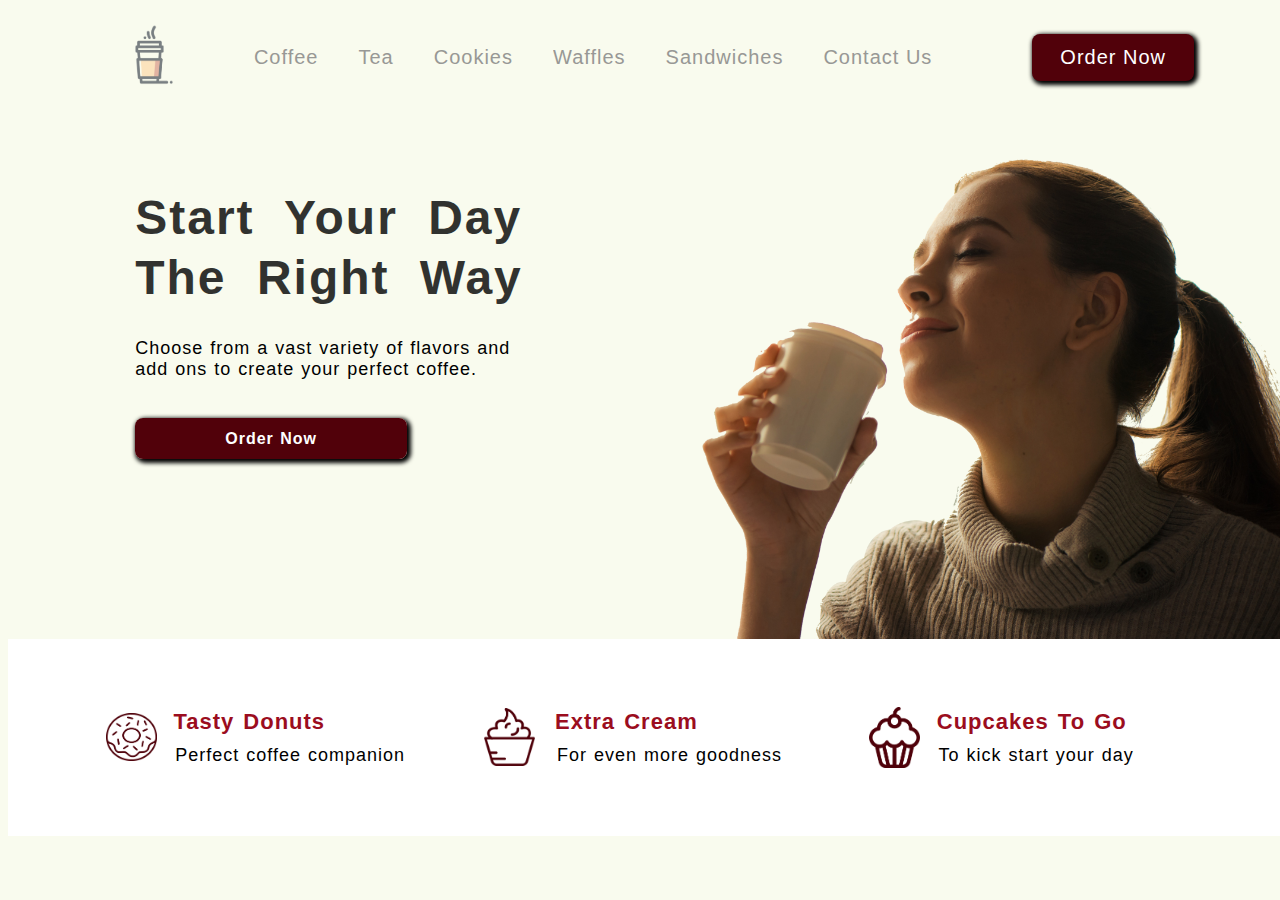
<file: index.html>
<!DOCTYPE html>
<html>
  <head>
    <meta charset="utf-8" />
    <title>Coffee Shop</title>
    <link rel="stylesheet" type="text/css" href="css/main.css" />
  </head>
  <body>
    <div id="wrapper">
      <div id="header">
        <div id="home">
          <a href="#"
            ><img src="assets/coffee.png" alt="Home Logo" width="3%" />
          </a>
        </div>
        <ul>
          <div id="navigation">
            <a href="internals/coffee.html"><li>coffee</li></a>
            <a href="internals/tea.html"><li>tea</li></a>
            <a href="internals/cookies.html"><li>cookies</li></a>
            <a href="internals/waffles.html"><li>waffles</li></a>
            <a href="internals/sandwiches.html"><li>sandwiches</li></a>
            <a href="internals/contact-us.html"><li>contact us</li></a>
            <a href="#"><li>order now</li></a>
          </div>
        </ul>
      </div>
      <div id="content">
        <h1>start your day</h1>
        <h1>the right way</h1>
        <p>
          Choose from a vast variety of flavors and <br />
          add ons to create your perfect coffee.
        </p>
        <a href="#">order now</a>
      </div>
    </div>
    <div id="footer">
      <dl>
        <dt>tasty donuts</dt>
        <dd>Perfect coffee companion</dd>
        <dt>extra cream</dt>
        <dd>For even more goodness</dd>
        <dt>cupcakes to go</dt>
        <dd>To kick start your day</dd>
      </dl>
    </div>
  </body>
</html>
</file>
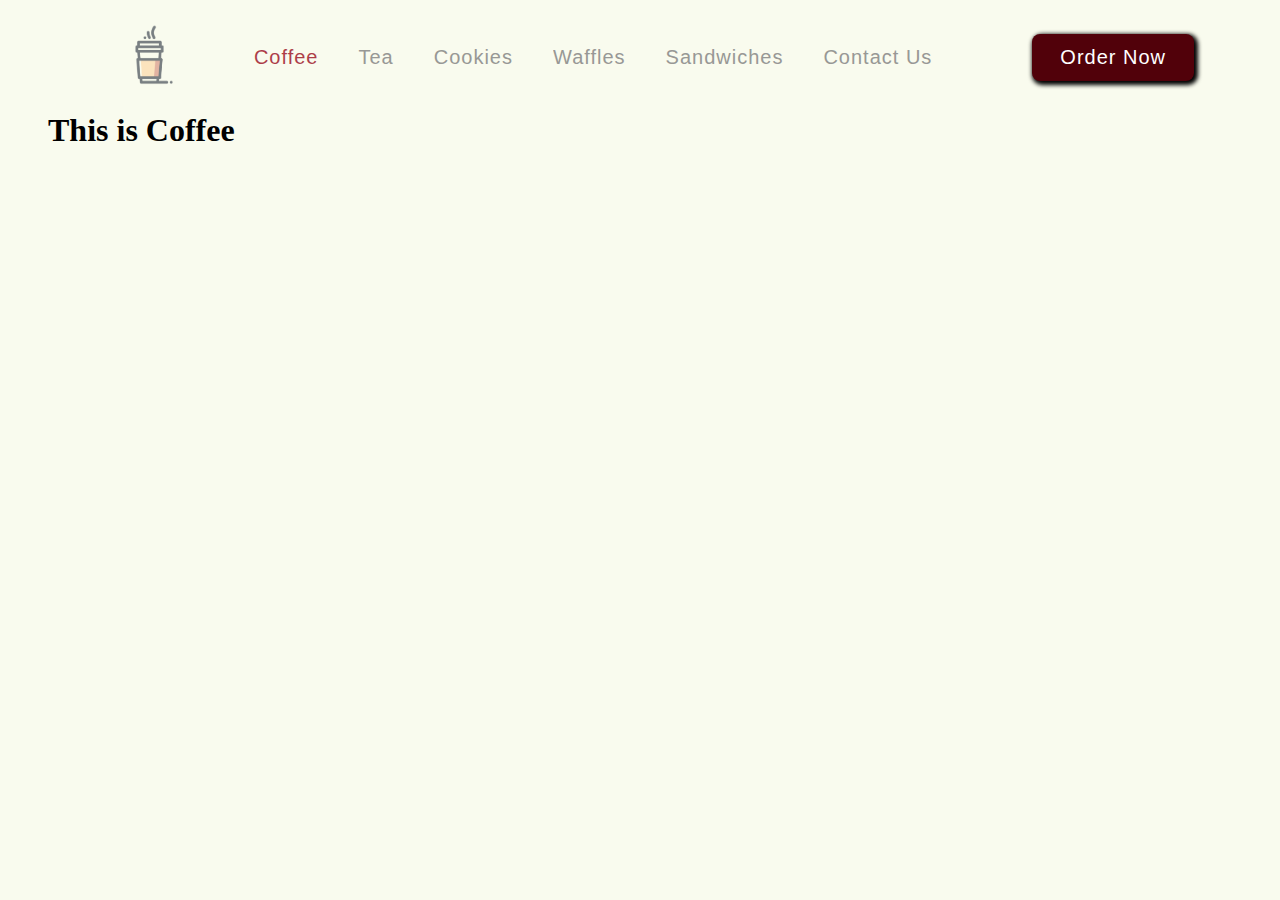
<file: internals/coffee.html>
<!DOCTYPE html>
<html>
  <head>
    <meta charset="utf-8" />
    <title>Coffee | Coffee Shop</title>
    <link rel="stylesheet" type="text/css" href="../css/main.css" />
  </head>
  <body>
    <div id="header">
      <div id="home">
        <a href="../index.html"
          ><img src="../assets/coffee.png" alt="Home Logo" width="3%" />
        </a>
      </div>
      <ul>
        <div id="navigation">
          <a href="coffee.html"><li class="current">coffee</li></a>
          <a href="tea.html"><li>tea</li></a>
          <a href="cookies.html"><li>cookies</li></a>
          <a href="waffles.html"><li>waffles</li></a>
          <a href="sandwiches.html"><li>sandwiches</li></a>
          <a href="contact-us.html"><li>contact us</li></a>
          <a href="#"><li>order now</li></a>
        </div>
        <div id="fill">
          <h1>This is Coffee</h1>
        </div>
      </ul>
    </div>
  </body>
</html>
</file>
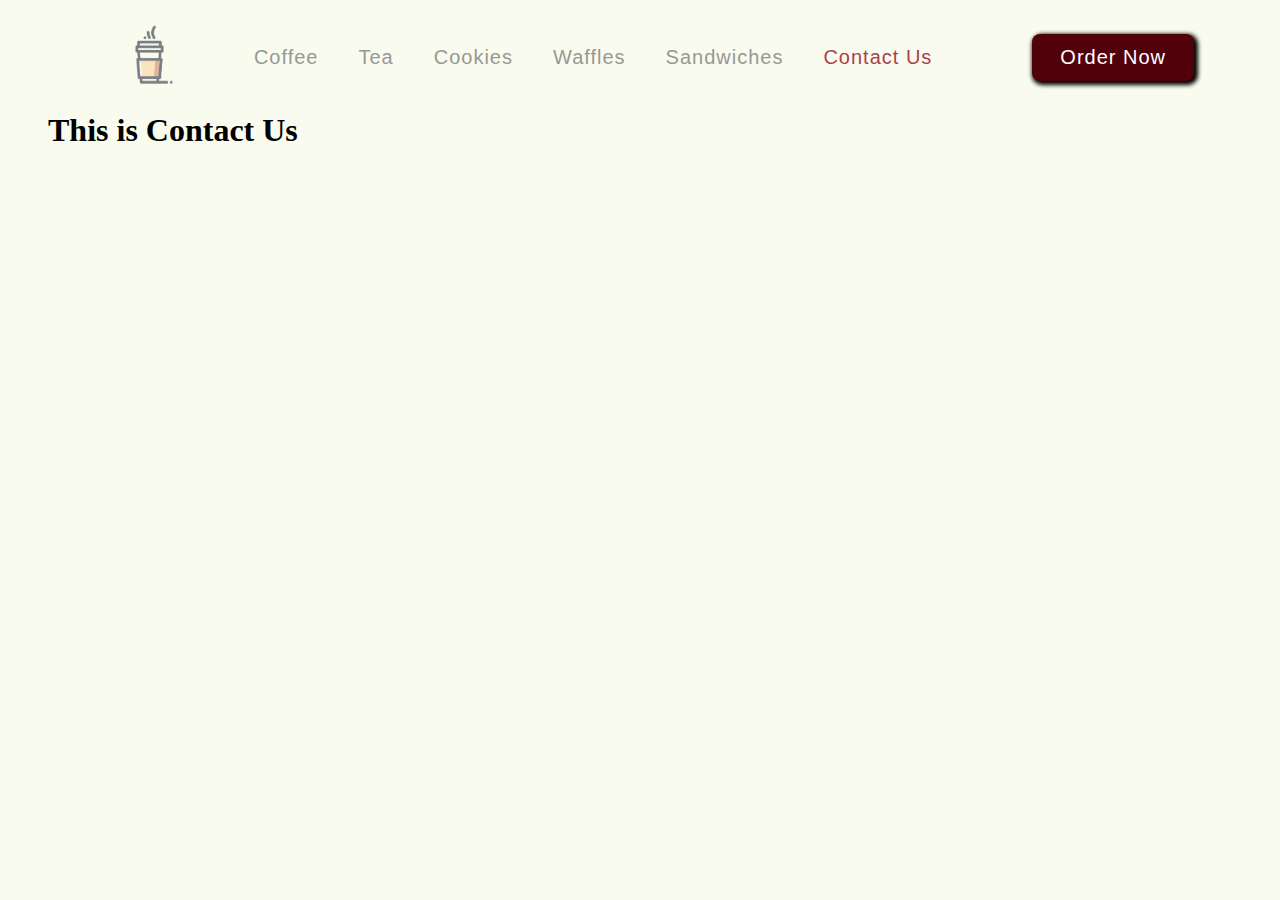
<file: internals/contact-us.html>
<!DOCTYPE html>
<html>
  <head>
    <meta charset="utf-8" />
    <title>Contact Us | Coffee Shop</title>
    <link rel="stylesheet" type="text/css" href="../css/main.css" />
  </head>
  <body>
    <div id="header">
      <div id="home">
        <a href="../index.html"
          ><img src="../assets/coffee.png" alt="Home Logo" width="3%" />
        </a>
      </div>
      <ul>
        <div id="navigation">
          <a href="coffee.html"><li>coffee</li></a>
          <a href="tea.html"><li>tea</li></a>
          <a href="cookies.html"><li>cookies</li></a>
          <a href="waffles.html"><li>waffles</li></a>
          <a href="sandwiches.html"><li>sandwiches</li></a>
          <a href="contact-us.html"><li class="current">contact us</li></a>
          <a href="#"><li>order now</li></a>
        </div>
        <div id="fill">
          <h1>This is Contact Us</h1>
        </div>
      </ul>
    </div>
  </body>
</html>
</file>
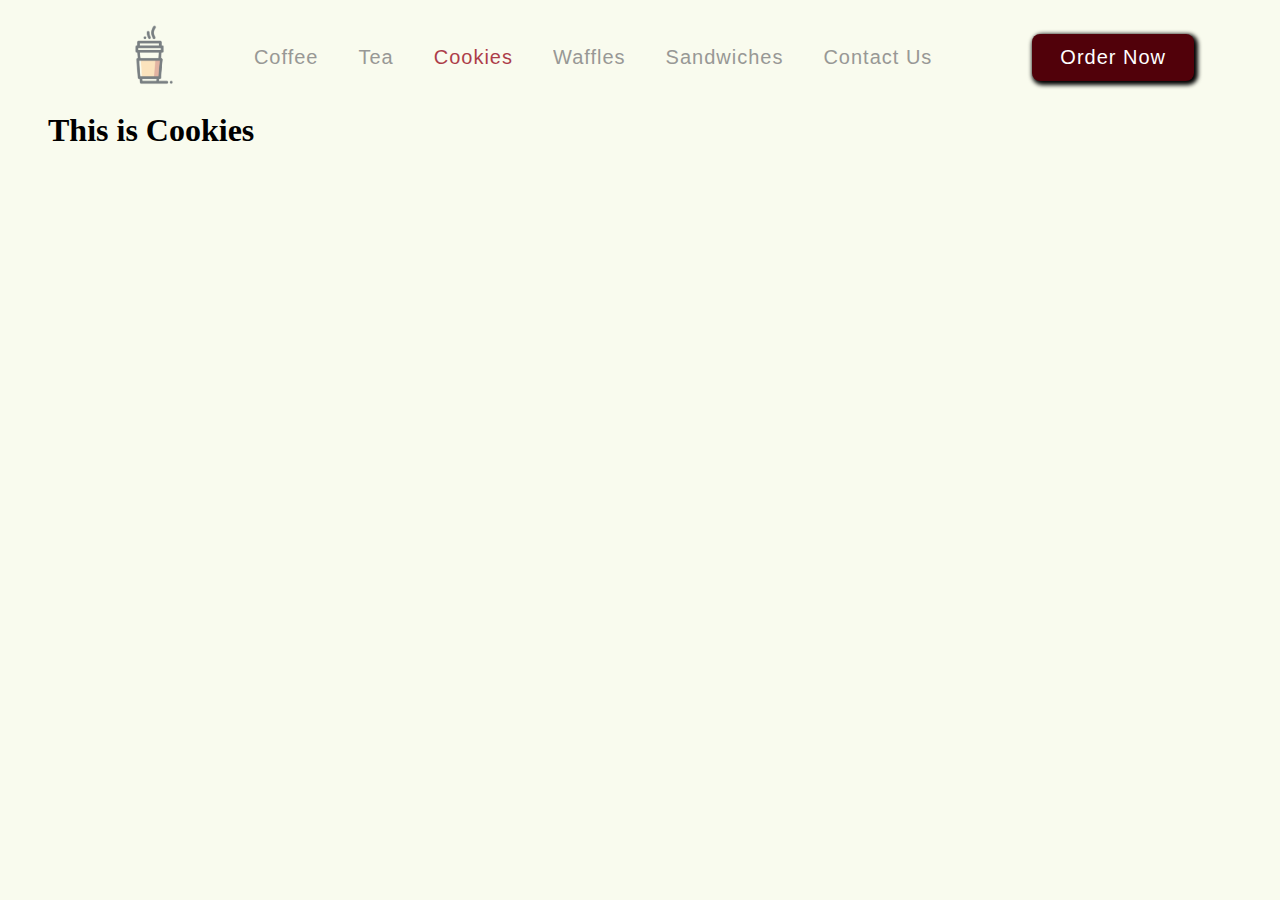
<file: internals/cookies.html>
<!DOCTYPE html>
<html>
  <head>
    <meta charset="utf-8" />
    <title>Cookies | Coffee Shop</title>
    <link rel="stylesheet" type="text/css" href="../css/main.css" />
  </head>
  <body>
    <div id="header">
      <div id="home">
        <a href="../index.html"
          ><img src="../assets/coffee.png" alt="Home Logo" width="3%" />
        </a>
      </div>
      <ul>
        <div id="navigation">
          <a href="coffee.html"><li>coffee</li></a>
          <a href="tea.html"><li>tea</li></a>
          <a href="cookies.html"><li class="current">cookies</li></a>
          <a href="waffles.html"><li>waffles</li></a>
          <a href="sandwiches.html"><li>sandwiches</li></a>
          <a href="contact-us.html"><li>contact us</li></a>
          <a href="#"><li>order now</li></a>
        </div>
        <div id="fill">
          <h1>This is Cookies</h1>
        </div>
      </ul>
    </div>
  </body>
</html>
</file>
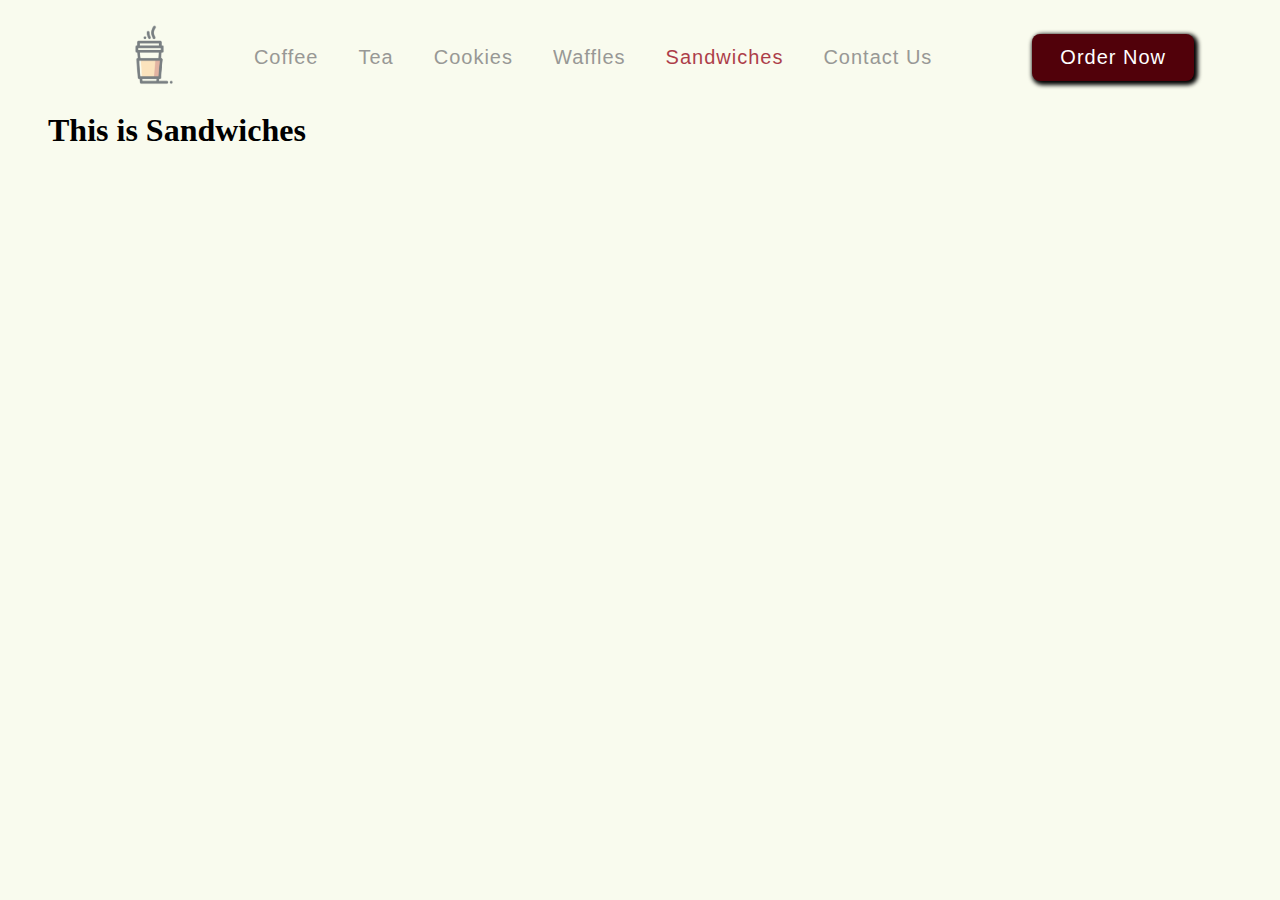
<file: internals/sandwiches.html>
<!DOCTYPE html>
<html>
  <head>
    <meta charset="utf-8" />
    <title>Sandwiches | Coffee Shop</title>
    <link rel="stylesheet" type="text/css" href="../css/main.css" />
  </head>
  <body>
    <div id="header">
      <div id="home">
        <a href="../index.html"
          ><img src="../assets/coffee.png" alt="Home Logo" width="3%" />
        </a>
      </div>
      <ul>
        <div id="navigation">
          <a href="coffee.html"><li>coffee</li></a>
          <a href="tea.html"><li>tea</li></a>
          <a href="cookies.html"><li>cookies</li></a>
          <a href="waffles.html"><li>waffles</li></a>
          <a href="sandwiches.html"><li class="current">sandwiches</li></a>
          <a href="contact-us.html"><li>contact us</li></a>
          <a href="#"><li>order now</li></a>
        </div>
        <div id="fill">
          <h1>This is Sandwiches</h1>
        </div>
      </ul>
    </div>
  </body>
</html>
</file>
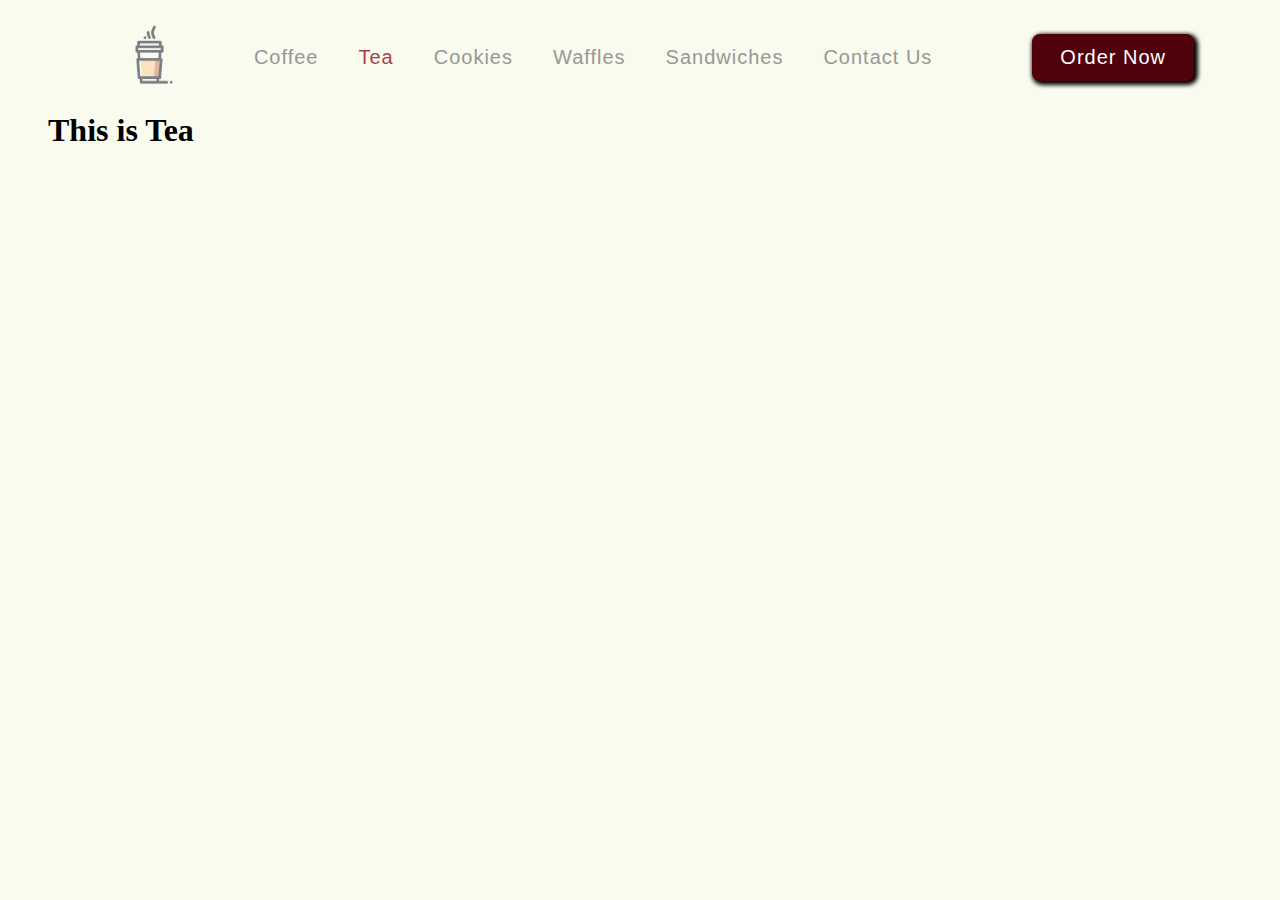
<file: internals/tea.html>
<!DOCTYPE html>
<html>
  <head>
    <meta charset="utf-8" />
    <title>Tea | Coffee Shop</title>
    <link rel="stylesheet" type="text/css" href="../css/main.css" />
  </head>
  <body>
    <div id="header">
      <div id="home">
        <a href="../index.html"
          ><img src="../assets/coffee.png" alt="Home Logo" width="3%" />
        </a>
      </div>
      <ul>
        <div id="navigation">
          <a href="coffee.html"><li>coffee</li></a>
          <a href="tea.html"><li class="current">tea</li></a>
          <a href="cookies.html"><li>cookies</li></a>
          <a href="waffles.html"><li>waffles</li></a>
          <a href="sandwiches.html"><li>sandwiches</li></a>
          <a href="contact-us.html"><li>contact us</li></a>
          <a href="#"><li>order now</li></a>
        </div>
        <div id="fill">
          <h1>This is Tea</h1>
        </div>
      </ul>
    </div>
  </body>
</html>
</file>
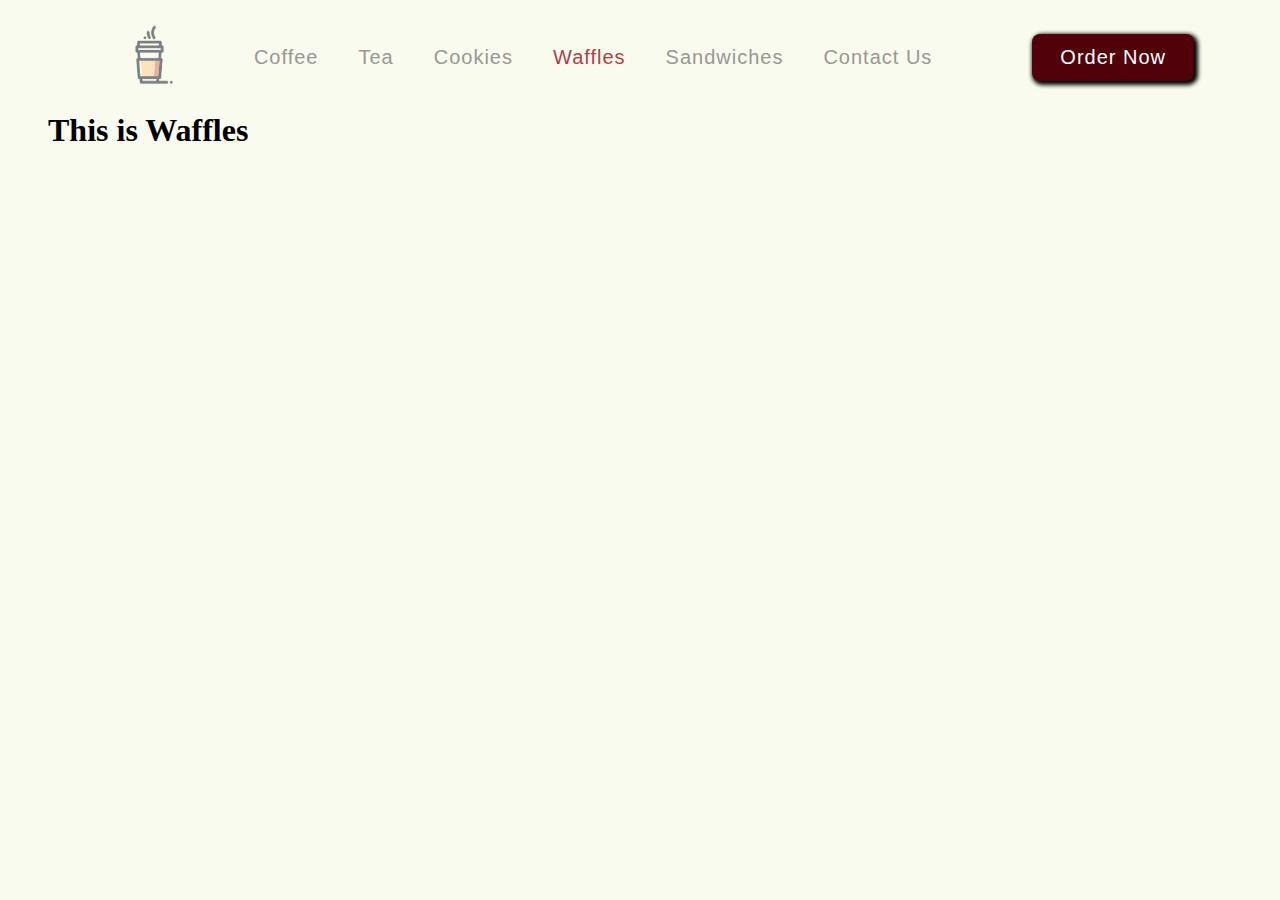
<file: internals/waffles.html>
<!DOCTYPE html>
<html>
  <head>
    <meta charset="utf-8" />
    <title>Waffles | Coffee Shop</title>
    <link rel="stylesheet" type="text/css" href="../css/main.css" />
  </head>
  <body>
    <div id="header">
      <div id="home">
        <a href="../index.html"
          ><img src="../assets/coffee.png" alt="Home Logo" width="3%" />
        </a>
      </div>
      <ul>
        <div id="navigation">
          <a href="coffee.html"><li>coffee</li></a>
          <a href="tea.html"><li>tea</li></a>
          <a href="cookies.html"><li>cookies</li></a>
          <a href="waffles.html"><li class="current">waffles</li></a>
          <a href="sandwiches.html"><li>sandwiches</li></a>
          <a href="contact-us.html"><li>contact us</li></a>
          <a href="#"><li>order now</li></a>
        </div>
        <div id="fill">
          <h1>This is Waffles</h1>
        </div>
      </ul>
    </div>
  </body>
</html>
</file>
<file: css/main.css>
body{
    position: absolute;
    width: 99.4%;
    background-color: rgb(249,251,238);
background-color: -moz-linear-gradient(top,  rgba(249,251,238,1) 0%, rgba(222,223,210,1) 100%);
background-color: -webkit-linear-gradient(top,  rgba(249,251,238,1) 0%,rgba(222,223,210,1) 100%);
background-color: linear-gradient(to bottom,  rgba(249,251,238,1) 0%,rgba(222,223,210,1) 100%);
filter: progid:DXImageTransform.Microsoft.gradient( startColorstr='#f9fbee', endColorstr='#dedfd2',GradientType=0 );
}
#wrapper{  
background-image: url('/assets/content.png');
background-position: bottom right;
background-repeat: no-repeat;
background-size: 70%;
background-color: rgb(249,251,238);
background-color: -moz-linear-gradient(top,  rgba(249,251,238,1) 0%, rgba(222,223,210,1) 100%);
background-color: -webkit-linear-gradient(top,  rgba(249,251,238,1) 0%,rgba(222,223,210,1) 100%);
background-color: linear-gradient(to bottom,  rgba(249,251,238,1) 0%,rgba(222,223,210,1) 100%);
filter: progid:DXImageTransform.Microsoft.gradient( startColorstr='#f9fbee', endColorstr='#dedfd2',GradientType=0 );
padding-bottom: 10%;
}
#home img{
    position:absolute;
    margin-left: 10%;
    opacity: 70%;
}
#home img:hover{
    opacity: 100%;
}
#navigation{
    text-align: right;
}
#navigation a{
    text-decoration: none;
    list-style-type: none;
    color: black;
    display: inline-block;
    text-transform: capitalize;
    margin: 10px 1.8em 10px 0px;
    font-size: 20px;
    font-family:'Segoe UI', Tahoma, Geneva, Verdana, sans-serif;
    font-weight: lighter;
    letter-spacing: 1px;
    color: grey;
    opacity: 80%;
}
#navigation a:hover{
    color: black;
    opacity: 100%;
}
#navigation a:last-child{
    margin-left: 3em;
    padding: 12px 28px;
    background-color: #51010a;
    color: white;
    border-radius: 8px;
    font-weight: normal;
    opacity: 100%;
    margin-right: 7%;
    box-shadow: 2px 2px 4px 2px black;
}
#navigation a:last-child:hover{
    opacity: 80%;
}
#navigation a:last-child:active{
    box-shadow: 1px 1px 2px 1px black;
}
#content{
    margin: 10% 0px 5% 10%;
    font-family: 'Segoe UI', Tahoma, Geneva, Verdana, sans-serif;
}
#content h1{
    margin-bottom: 60px;
    text-transform: capitalize;
    font-weight:bolder;
    line-height: 0px;
    letter-spacing: 2px;
    word-spacing: 15px;
    opacity: 80%;
    font-size: 48px;
}
#content p{
    font-weight: lighter;
    font-size: 18px;
    letter-spacing: 1px;
    word-spacing: 1px;margin-bottom: 50px;
}
#content a{
    margin-top: 600px;
    text-transform: capitalize;
    text-decoration: none;
    padding: 12px 90px;
    background-color: #51010a;
    color: white;
    border-radius: 8px;
    letter-spacing: 1px;
    word-spacing: 1px;
    font-weight: bold;
    box-shadow: 2px 2px 4px 2px black;
}
#content a:hover{
    opacity: 80%;
}
#content a:active{
    box-shadow: 1px 1px 2px 1px black;
}
#footer{
    width: 100%;
    padding-bottom: 54px;
    display: inline-block;
    font-family: 'Segoe UI', Tahoma, Geneva, Verdana, sans-serif;
    background-color: white;
    background-image:url(/assets/donut.png), url(/assets/cream.png), url(/assets/cupcake.png);
    background-repeat: no-repeat;
    background-size: 4%;
    background-position: 8% 50%, 39% 50%, 70.5% 50%;
}  
#footer dl{
    margin-top: 70px;
    display: grid;
    grid-template-rows: auto auto;
    grid-auto-columns: 1fr;
    grid-auto-flow: column;
    margin-left: 10%;
}
#footer dt{
    color: #9b0d1e;
    text-transform: capitalize;
    font-size: 22px;
    font-weight: bolder;
    margin-left: 10%;
    margin-bottom: 2.5%;
    letter-spacing: 1px;
    word-spacing: 2px;
}
#footer dd{
    font-weight: lighter;
    font-size: 18px;
    letter-spacing: 1px;
    word-spacing: 1px;
}
.current{
    color: #9b0d1e;
}
</file>
